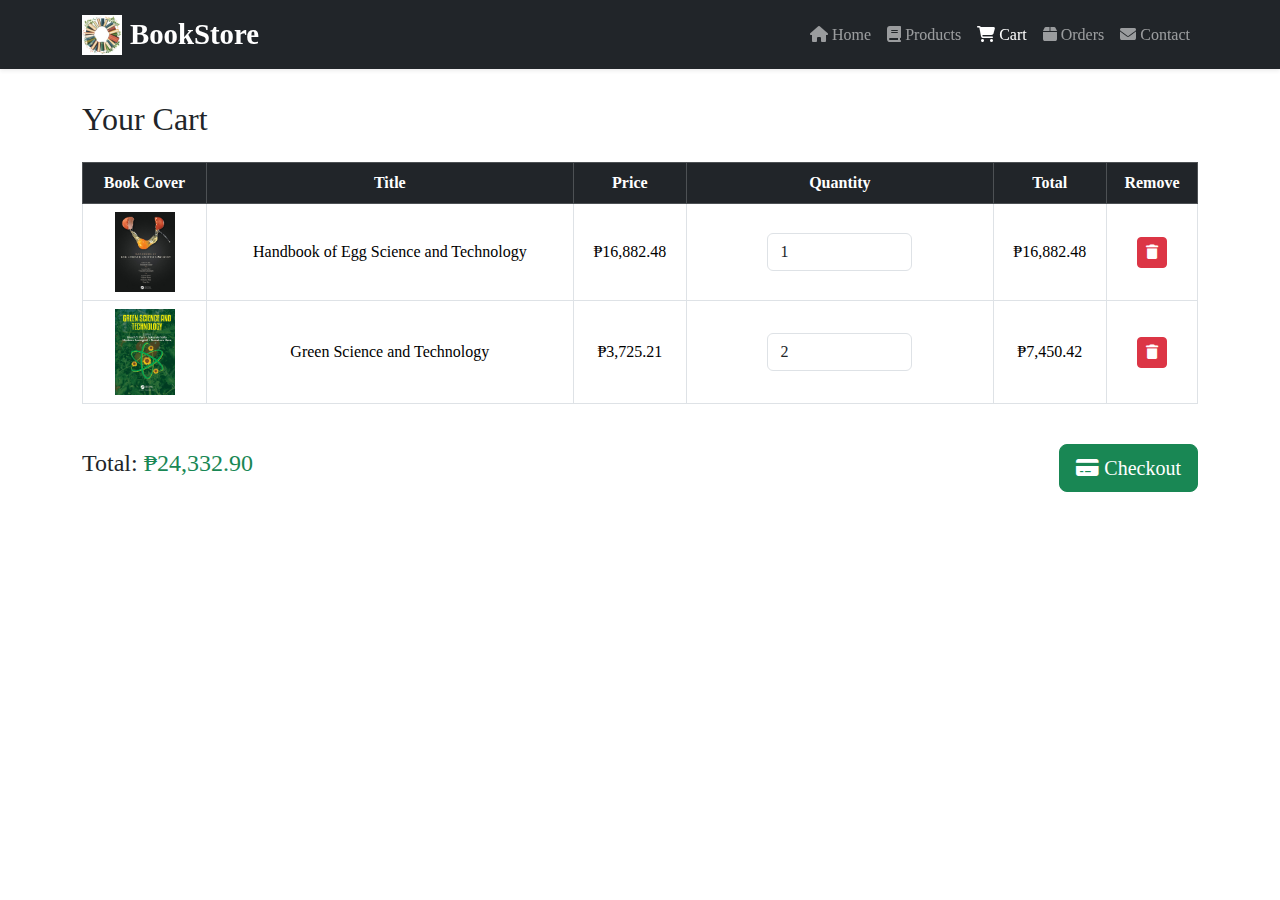
<file: cart.html>
<!DOCTYPE html>
<html lang="en">
<head>
    <meta charset="UTF-8">
    <meta name="viewport" content="width=device-width, initial-scale=1">
    <title>Book Store</title>
    <link href="https://cdn.jsdelivr.net/npm/bootstrap@5.3.0/dist/css/bootstrap.min.css" rel="stylesheet">
    <link rel="stylesheet" href="https://cdnjs.cloudflare.com/ajax/libs/font-awesome/6.4.0/css/all.min.css">
    <script src="https://cdn.jsdelivr.net/npm/bootstrap@5.3.0/dist/js/bootstrap.bundle.min.js"></script>
    <link rel="stylesheet" href="homepage.css">
</head>
<body>

    <nav class="navbar navbar-expand-lg navbar-dark bg-dark shadow-sm fixed-top">
        <div class="container">
            <a class="navbar-brand d-flex align-items-center" href="#">
                <img src="Books/logo.jpg" alt="Logo" width="40" height="40" class="me-2">
                BookStore
            </a>
            <button class="navbar-toggler" type="button" data-bs-toggle="collapse" data-bs-target="#navbarNav">
                <span class="navbar-toggler-icon"></span>
            </button>
            <div class="collapse navbar-collapse" id="navbarNav">
                <ul class="navbar-nav ms-auto">
                    <li class="nav-item">
                        <a class="nav-link" href="homepage.html"><i class="fas fa-home"></i> Home</a>
                    </li>
                    <li class="nav-item">
                        <a class="nav-link" href="products.html"><i class="fas fa-book"></i> Products</a>
                    </li>
                    <li class="nav-item">
                        <a class="nav-link active" href="#cart"><i class="fas fa-shopping-cart"></i> Cart</a>
                    </li>
                    <li class="nav-item">
                        <a class="nav-link" href="orders.html"><i class="fas fa-box"></i> Orders</a>
                    </li>
                    <li class="nav-item">
                        <a class="nav-link" href="homepage.html#contact"><i class="fas fa-envelope"></i> Contact</a>
                    </li>
                </ul>
            </div>
        </div>
    </nav>

    <section style="margin-top: 100px;" id="cart" class="container">
        <h2 class="mb-4">Your Cart</h2>
        <div class="table-responsive">
            <table class="table table-bordered align-middle text-center">
             <thead class="table-dark">
                 <tr>
                  <th>Book Cover</th>
                  <th>Title</th>
                  <th>Price</th>
                  <th>Quantity</th>
                  <th>Total</th>
                  <th>Remove</th>
              </tr>
          </thead>
          <tbody>
            <tr>
                <td><img src="Books/handbook-of-egg-science-and-technology.jpg" style="width: 60px;"></td>
                <td>Handbook of Egg Science and Technology</td>
                <td>₱16,882.48</td>
                <td><input type="number" class="form-control w-50 mx-auto" min="1" value="1"></td>
                <td>₱16,882.48</td>
                <td><button class="btn btn-danger btn-sm"><i class="fas fa-trash"></i></button></td>
            </tr>
            <tr>
                <td><img src="Books/green-science-and-technology.jpg" style="width: 60px;"></td>
                <td>Green Science and Technology</td>
                <td>₱3,725.21</td>
                <td><input type="number" class="form-control w-50 mx-auto" min="1" value="2"></td>
                <td>₱7,450.42</td>
                <td><button class="btn btn-danger btn-sm"><i class="fas fa-trash"></i></button></td>
            </tr>
        </tbody>
    </table>
</div>

<div class="d-flex justify-content-between align-items-center mt-4">
    <h4>Total: <span class="text-success">₱24,332.90</span></h4>
    <button class="btn btn-success btn-lg" data-bs-toggle="modal" data-bs-target="#checkoutModal">
        <i class="fas fa-credit-card"></i> Checkout
    </button>
</div>
</section>  

<!-- Checkout Modal -->
<div class="modal fade" id="checkoutModal" tabindex="-1" aria-labelledby="checkoutModalLabel" aria-hidden="true">
  <div class="modal-dialog">
      <div class="modal-content">
          <div class="modal-header">
              <h5 class="modal-title" id="checkoutModalLabel">Checkout</h5>
              <button type="button" class="btn-close" data-bs-dismiss="modal" aria-label="Close"></button>
          </div>
          <div class="modal-body">
              <form>
                  <div class="mb-3">
                      <label for="name" class="form-label">Full Name</label>
                      <input type="text" class="form-control" id="name" required>
                  </div>
                  <div class="mb-3">
                      <label for="email" class="form-label">Email Address</label>
                      <input type="email" class="form-control" id="email" required>
                  </div>
                  <div class="mb-3">
                      <label for="address" class="form-label">Shipping Address</label>
                      <textarea class="form-control" id="address" rows="3" required></textarea>
                  </div>
                  <div class="mb-3">
                      <label for="payment" class="form-label">Payment Method</label>
                      <select class="form-select" id="payment">
                          <option selected>Credit Card</option>
                          <option>PayPal</option>
                          <option>Bank Transfer</option>
                      </select>
                  </div>
              </form>
          </div>
          <div class="modal-footer">
            <button type="button" class="btn btn-secondary" data-bs-dismiss="modal">Cancel</button>
            <a href="orders.html" class="btn btn-success">Place Order</a>
        </div>
    </div>
</div>
</div>

</body>
</html>
</file>
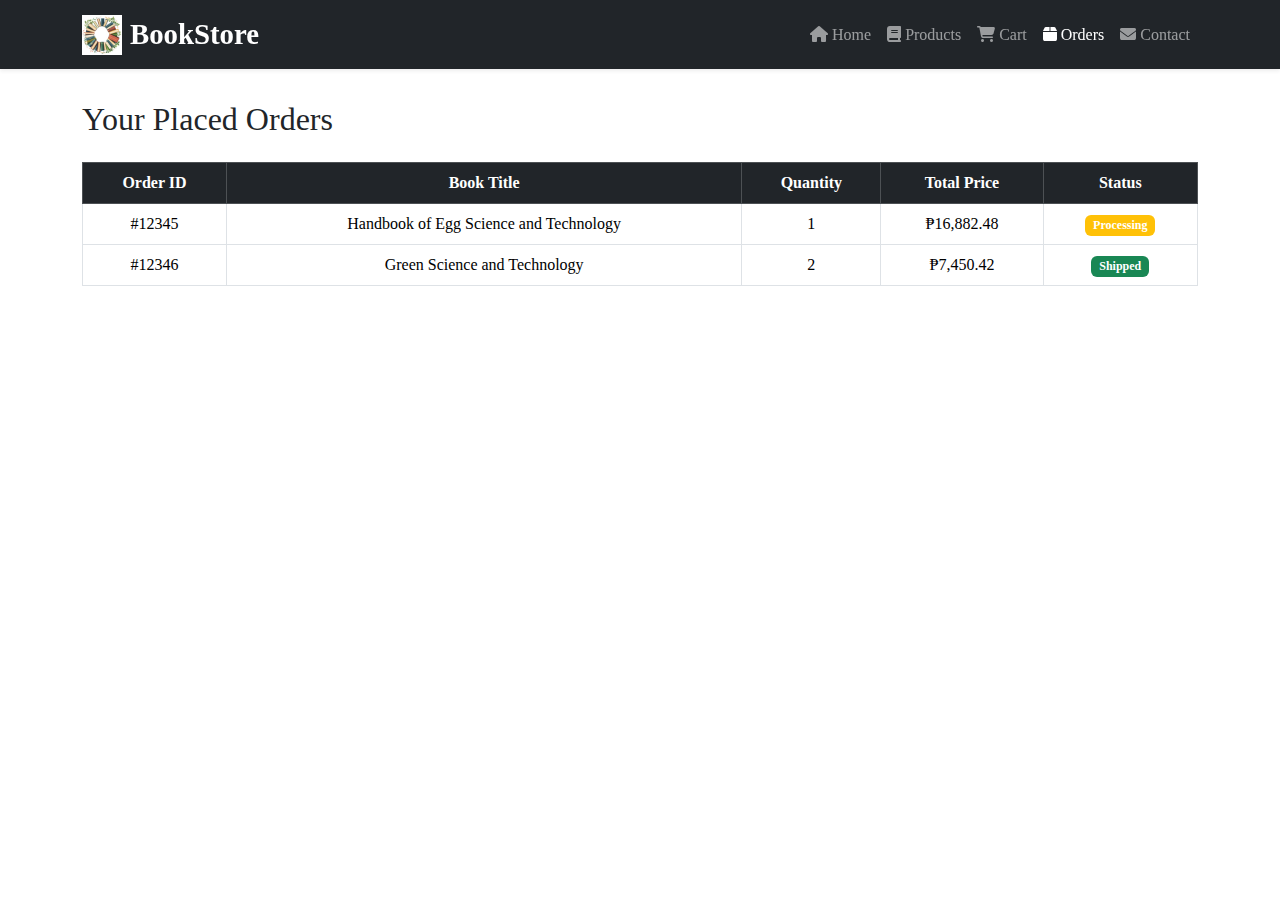
<file: orders.html>
<!DOCTYPE html>
<html lang="en">
<head>
    <meta charset="UTF-8">
    <meta name="viewport" content="width=device-width, initial-scale=1">
    <title>Placed Orders - Book Store</title>
    <link href="https://cdn.jsdelivr.net/npm/bootstrap@5.3.0/dist/css/bootstrap.min.css" rel="stylesheet">
    <link rel="stylesheet" href="https://cdnjs.cloudflare.com/ajax/libs/font-awesome/6.4.0/css/all.min.css">
    <script src="https://cdn.jsdelivr.net/npm/bootstrap@5.3.0/dist/js/bootstrap.bundle.min.js"></script>
    <link rel="stylesheet" href="homepage.css">
</head>
<body>

    <nav class="navbar navbar-expand-lg navbar-dark bg-dark shadow-sm fixed-top">
        <div class="container">
            <a class="navbar-brand d-flex align-items-center" href="homepage.html">
                <img src="Books/logo.jpg" alt="Logo" width="40" height="40" class="me-2">
                BookStore
            </a>
            <button class="navbar-toggler" type="button" data-bs-toggle="collapse" data-bs-target="#navbarNav">
                <span class="navbar-toggler-icon"></span>
            </button>
            <div class="collapse navbar-collapse" id="navbarNav">
                <ul class="navbar-nav ms-auto">
                    <li class="nav-item">
                        <a class="nav-link" href="homepage.html"><i class="fas fa-home"></i> Home</a>
                    </li>
                    <li class="nav-item">
                        <a class="nav-link" href="products.html"><i class="fas fa-book"></i> Products</a>
                    </li>
                    <li class="nav-item">
                        <a class="nav-link" href="cart.html"><i class="fas fa-shopping-cart"></i> Cart</a>
                    </li>
                    <li class="nav-item">
                        <a class="nav-link active" href="orders.html"><i class="fas fa-box"></i> Orders</a>
                    </li>
                    <li class="nav-item">
                        <a class="nav-link" href="homepage.html#contact"><i class="fas fa-envelope"></i> Contact</a>
                    </li>
                </ul>
            </div>
        </div>
    </nav>

    <section style="margin-top: 100px;" class="container">
      <h2 class="mb-4">Your Placed Orders</h2>
      <div class="table-responsive">
          <table class="table table-bordered align-middle text-center">
              <thead class="table-dark">
                  <tr>
                      <th>Order ID</th>
                      <th>Book Title</th>
                      <th>Quantity</th>
                      <th>Total Price</th>
                      <th>Status</th>
                  </tr>
              </thead>
              <tbody>
                <tr>
                    <td>#12345</td>
                    <td>Handbook of Egg Science and Technology</td>
                    <td>1</td>
                    <td>₱16,882.48</td>
                    <td><span class="badge bg-warning">Processing</span></td>
                </tr>
                <tr>
                    <td>#12346</td>
                    <td>Green Science and Technology</td>
                    <td>2</td>
                    <td>₱7,450.42</td>
                    <td><span class="badge bg-success">Shipped</span></td>
                </tr>
            </tbody>
        </table>
    </div>
</section>

</body>
</html>
</file>
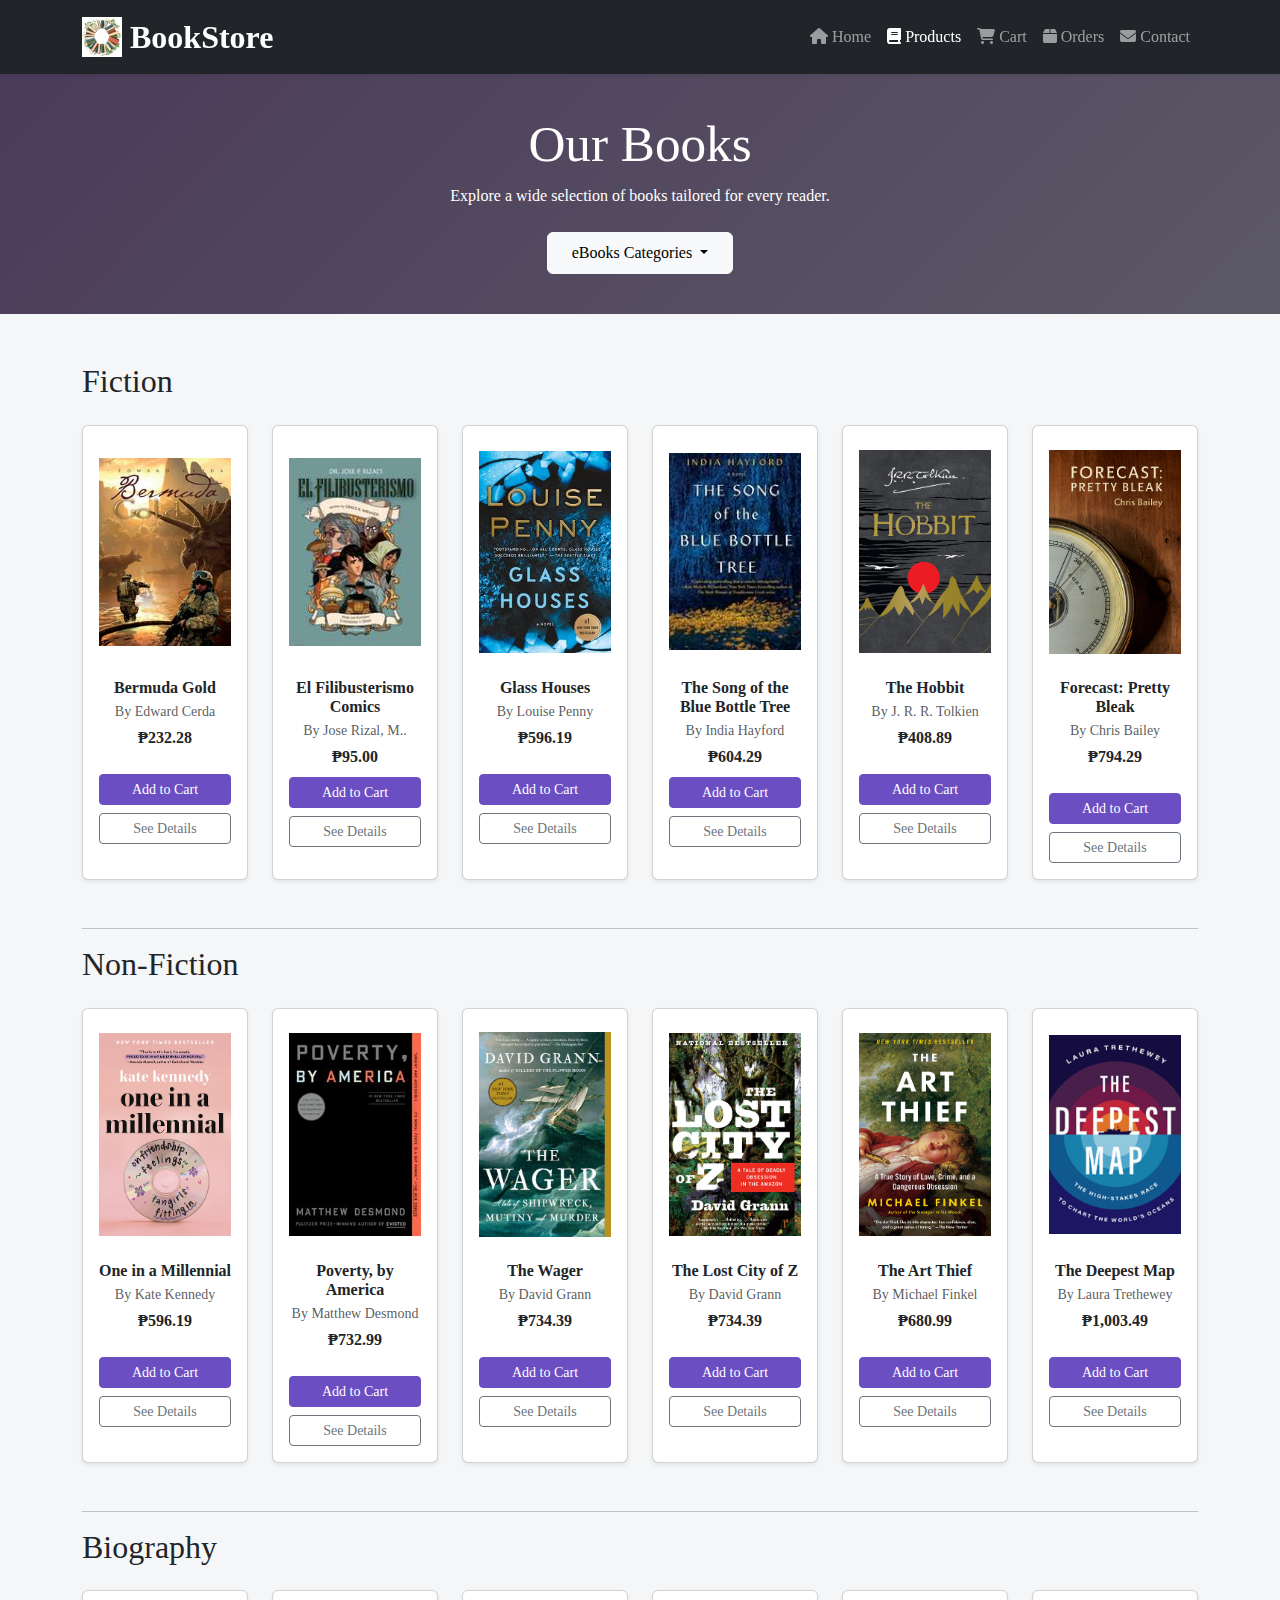
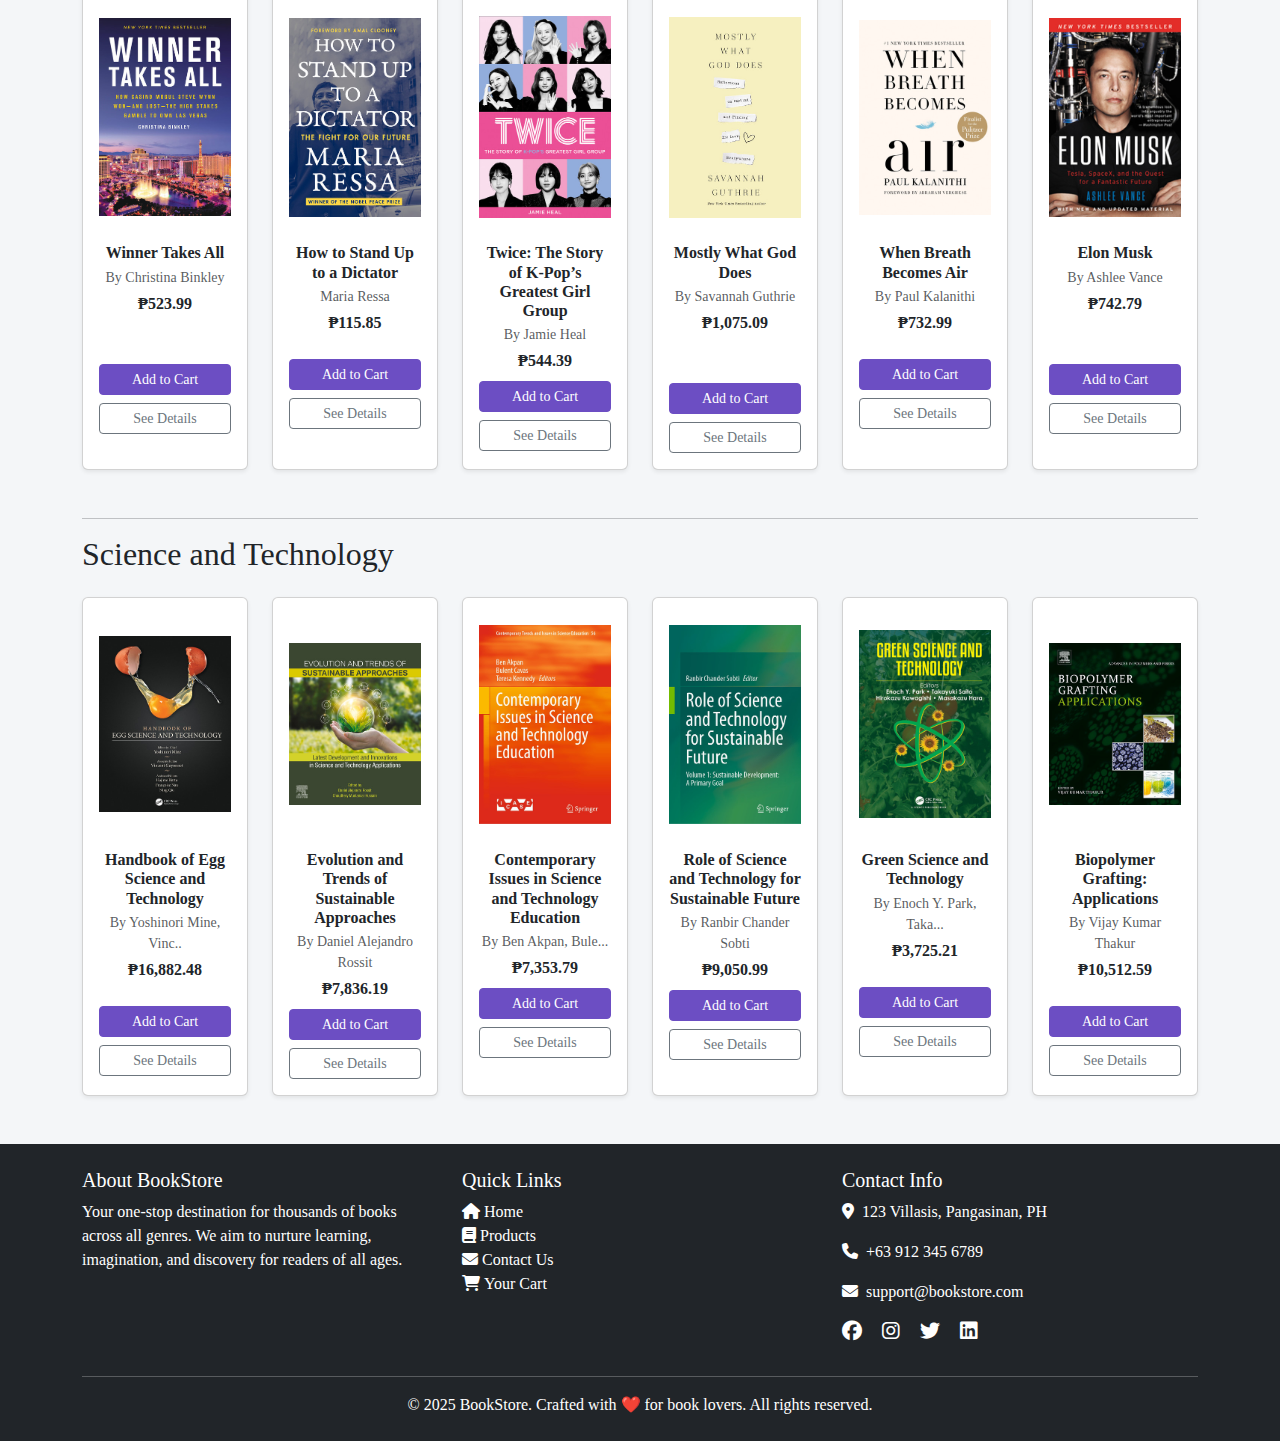
<file: products.html>
<!DOCTYPE html>
<html lang="en">
<head>
    <meta charset="UTF-8">
    <meta name="viewport" content="width=device-width, initial-scale=1">
    <title>Product Page</title>
    <link href="https://cdn.jsdelivr.net/npm/bootstrap@5.3.0/dist/css/bootstrap.min.css" rel="stylesheet">
    <link rel="stylesheet" href="https://cdnjs.cloudflare.com/ajax/libs/font-awesome/6.4.0/css/all.min.css">
    <script src="https://cdn.jsdelivr.net/npm/bootstrap@5.3.0/dist/js/bootstrap.bundle.min.js"></script>
    <link rel="stylesheet" href="products.css">
</head>
<body>

    <nav class="navbar navbar-expand-lg navbar-dark bg-dark shadow-sm fixed-top">
        <div class="container">
            <a class="navbar-brand d-flex align-items-center" href="#">
                <img src="Books/logo.jpg" alt="Logo" width="40" height="40" class="me-2">
                BookStore
            </a>
            <button class="navbar-toggler" type="button" data-bs-toggle="collapse" data-bs-target="#navbarNav" aria-controls="navbarNav" aria-expanded="false" aria-label="Toggle navigation">
                <span class="navbar-toggler-icon"></span>
            </button>
            <div class="collapse navbar-collapse" id="navbarNav">
                <ul class="navbar-nav ms-auto">
                    <li class="nav-item">
                        <a class="nav-link" href="homepage.html"><i class="fas fa-home"></i> Home</a>
                    </li>
                    <li class="nav-item">
                        <a class="nav-link active" aria-current="page" href="products.html"><i class="fas fa-book"></i> Products</a>
                    </li>
                    <li class="nav-item">
                        <a class="nav-link" href="cart.html"><i class="fas fa-shopping-cart"></i> Cart</a>
                    </li>
                    <li class="nav-item">
                        <a class="nav-link" href="orders.html"><i class="fas fa-box"></i> Orders</a>
                    </li>
                    <li class="nav-item">
                        <a class="nav-link" href="homepage.html#contact"><i class="fas fa-envelope"></i> Contact</a>
                    </li>
                </ul>
            </div>
        </div>
    </nav>

    <section class="product-header">
      <div class="container text-center">
          <h1>Our Books</h1>
          <p>Explore a wide selection of books tailored for every reader.</p>
          <div class="d-flex justify-content-center mt-4">
              <div class="dropdown">
                  <button class="btn btn-light dropdown-toggle px-4 py-2" type="button" id="categoryDropdown" data-bs-toggle="dropdown" aria-expanded="false">
                      eBooks Categories
                  </button>
                  <ul class="dropdown-menu" aria-labelledby="categoryDropdown">
                      <li><a class="dropdown-item" href="#">All</a></li>
                      <li><a class="dropdown-item" href="#Fiction">Fiction</a></li>
                      <li><a class="dropdown-item" href="#Non-Fiction">Non-Fiction</a></li>
                      <li><a class="dropdown-item" href="#Biography">Biography</a></li>
                      <li><a class="dropdown-item" href="#SciTech">Science & Technology</a></li>
                  </ul>
              </div>
          </div>
      </div>
  </section>  

<!-- Fiction -->
<section id="Fiction" class="container my-5">
  <h2 class="mb-4">Fiction</h2>
  <div class="row g-4">
      <div class="col-md-2 col-sm-4">
          <div class="card shadow-sm text-center p-3 h-100">
              <img src="Books/bermuda-gold-2-fiction-Horror.jpg" alt="Bermuda Gold" class="img-fluid mb-3" style="height: 220px; object-fit: contain;">
              <h6 class="fw-bold mb-1">Bermuda Gold</h6>
              <p class="text-muted small mb-1">By Edward Cerda</p>
              <p class="fw-bold mb-4">₱232.28</p>
              <a href="#" class="btn btn-primary btn-sm w-100 mb-2">Add to Cart</a>
              <a href="#" class="btn btn-outline-secondary btn-sm w-100" data-bs-toggle="modal" data-bs-target="#bookDetailsModal">See Details</a>
          </div>
      </div>
      <div class="col-md-2 col-sm-4">
        <div class="card shadow-sm text-center p-3 h-100">
            <img src="Books/el-filibusterismo-comics-fiction.jpg" alt="Bermuda Gold" class="img-fluid mb-3" style="height: 220px; object-fit: contain;">
            <h6 class="fw-bold mb-1">El Filibusterismo Comics</h6>
            <p class="text-muted small mb-1">By Jose Rizal, M..</p>
            <p class="fw-bold mb-2">₱95.00</p>
            <a href="#" class="btn btn-primary btn-sm w-100 mb-2">Add to Cart</a>
            <a href="#" class="btn btn-outline-secondary btn-sm w-100" data-bs-toggle="modal" data-bs-target="#ElFili">See Details</a>
        </div>
    </div>
    <div class="col-md-2 col-sm-4">
        <div class="card shadow-sm text-center p-3 h-100">
            <img src="Books/glass-houses-19.jpg" alt="Bermuda Gold" class="img-fluid mb-3" style="height: 220px; object-fit: contain;">
            <h6 class="fw-bold mb-1">Glass Houses</h6>
            <p class="text-muted small mb-1">By Louise Penny</p>
            <p class="fw-bold mb-4">₱596.19</p>
            <a href="#" class="btn btn-primary btn-sm w-100 mb-2">Add to Cart</a>
            <a href="#" class="btn btn-outline-secondary btn-sm w-100" data-bs-toggle="modal" data-bs-target="">See Details</a>
        </div>
    </div>
    <div class="col-md-2 col-sm-4">
        <div class="card shadow-sm text-center p-3 h-100">
            <img src="Books/the-song-of-the-blue-bottle-tree.jpg" alt="Bermuda Gold" class="img-fluid mb-3" style="height: 220px; object-fit: contain;">
            <h6 class="fw-bold mb-1">The Song of the Blue Bottle Tree</h6>
            <p class="text-muted small mb-1">By India Hayford</p>
            <p class="fw-bold mb-2">₱604.29</p>
            <a href="#" class="btn btn-primary btn-sm w-100 mb-2">Add to Cart</a>
            <a href="#" class="btn btn-outline-secondary btn-sm w-100" data-bs-toggle="modal" data-bs-target="">See Details</a>
        </div>
    </div>
    <div class="col-md-2 col-sm-4">
        <div class="card shadow-sm text-center p-3 h-100">
            <img src="Books/the-hobbit.jpg" alt="Bermuda Gold" class="img-fluid mb-3" style="height: 220px; object-fit: contain;">
            <h6 class="fw-bold mb-1">The Hobbit</h6>
            <p class="text-muted small mb-1">By J. R. R. Tolkien</p>
            <p class="fw-bold mb-4">₱408.89</p>
            <a href="#" class="btn btn-primary btn-sm w-100 mb-2">Add to Cart</a>
            <a href="#" class="btn btn-outline-secondary btn-sm w-100" data-bs-toggle="modal" data-bs-target="">See Details</a>
        </div>
    </div>
    <div class="col-md-2 col-sm-4">
        <div class="card shadow-sm text-center p-3 h-100">
            <img src="Books/forecast-pretty-bleak.jpg" alt="Bermuda Gold" class="img-fluid mb-3" style="height: 220px; object-fit: contain;">
            <h6 class="fw-bold mb-1">Forecast: Pretty Bleak</h6>
            <p class="text-muted small mb-1">By Chris Bailey</p>
            <p class="fw-bold mb-4">₱794.29</p>
            <a href="#" class="btn btn-primary btn-sm w-100 mb-2">Add to Cart</a>
            <a href="#" class="btn btn-outline-secondary btn-sm w-100" data-bs-toggle="modal" data-bs-target="">See Details</a>
        </div>
    </div>
</div>
</section>

<!-- Non Fiction -->
<section id="Non-Fiction" class="container my-5">
  <hr>
  <h2 class="mb-4">Non-Fiction</h2>
  <div class="row g-4">
      <div class="col-md-2 col-sm-4">
          <div class="card shadow-sm text-center p-3 h-100">
              <img src="Books/one-in-a-millennial-1.jpg" alt="Bermuda Gold" class="img-fluid mb-3" style="height: 220px; object-fit: contain;">
              <h6 class="fw-bold mb-1">One in a Millennial</h6>
              <p class="text-muted small mb-1">By Kate Kennedy</p>
              <p class="fw-bold mb-4">₱596.19</p>
              <a href="#" class="btn btn-primary btn-sm w-100 mb-2">Add to Cart</a>
              <a href="#" class="btn btn-outline-secondary btn-sm w-100" data-bs-toggle="modal" data-bs-target="#oneinmill">See Details</a>
          </div>
      </div>
      <div class="col-md-2 col-sm-4">
        <div class="card shadow-sm text-center p-3 h-100">
            <img src="Books/poverty-by-america.jpg" alt="Bermuda Gold" class="img-fluid mb-3" style="height: 220px; object-fit: contain;">
            <h6 class="fw-bold mb-1">Poverty, by America</h6>
            <p class="text-muted small mb-1">By Matthew Desmond</p>
            <p class="fw-bold mb-4">₱732.99</p>
            <a href="#" class="btn btn-primary btn-sm w-100 mb-2">Add to Cart</a>
            <a href="#" class="btn btn-outline-secondary btn-sm w-100" data-bs-toggle="modal" data-bs-target="#poverty">See Details</a>
        </div>
    </div>
    <div class="col-md-2 col-sm-4">
        <div class="card shadow-sm text-center p-3 h-100">
            <img src="Books/the-wager-43.jpg" alt="Bermuda Gold" class="img-fluid mb-3" style="height: 220px; object-fit: contain;">
            <h6 class="fw-bold mb-1">The Wager</h6>
            <p class="text-muted small mb-1">By David Grann</p>
            <p class="fw-bold mb-4">₱734.39</p>
            <a href="#" class="btn btn-primary btn-sm w-100 mb-2">Add to Cart</a>
            <a href="#" class="btn btn-outline-secondary btn-sm w-100" data-bs-toggle="modal" data-bs-target="">See Details</a>
        </div>
    </div>
    <div class="col-md-2 col-sm-4">
        <div class="card shadow-sm text-center p-3 h-100">
            <img src="Books/the-lost-city-of-z.jpg" alt="Bermuda Gold" class="img-fluid mb-3" style="height: 220px; object-fit: contain;">
            <h6 class="fw-bold mb-1">The Lost City of Z</h6>
            <p class="text-muted small mb-1">By David Grann</p>
            <p class="fw-bold mb-4">₱734.39</p>
            <a href="#" class="btn btn-primary btn-sm w-100 mb-2">Add to Cart</a>
            <a href="#" class="btn btn-outline-secondary btn-sm w-100" data-bs-toggle="modal" data-bs-target="">See Details</a>
        </div>
    </div>
    <div class="col-md-2 col-sm-4">
        <div class="card shadow-sm text-center p-3 h-100">
            <img src="Books/the-art-thief-9.jpg" alt="Bermuda Gold" class="img-fluid mb-3" style="height: 220px; object-fit: contain;">
            <h6 class="fw-bold mb-1">The Art Thief</h6>
            <p class="text-muted small mb-1">By Michael Finkel</p>
            <p class="fw-bold mb-4">₱680.99</p>
            <a href="#" class="btn btn-primary btn-sm w-100 mb-2">Add to Cart</a>
            <a href="#" class="btn btn-outline-secondary btn-sm w-100" data-bs-toggle="modal" data-bs-target="">See Details</a>
        </div>
    </div>
    <div class="col-md-2 col-sm-4">
        <div class="card shadow-sm text-center p-3 h-100">
            <img src="Books/the-deepest-map-1.jpg" alt="Bermuda Gold" class="img-fluid mb-3" style="height: 220px; object-fit: contain;">
            <h6 class="fw-bold mb-1">The Deepest Map</h6>
            <p class="text-muted small mb-1">By Laura Trethewey</p>
            <p class="fw-bold mb-4">₱1,003.49</p>
            <a href="#" class="btn btn-primary btn-sm w-100 mb-2">Add to Cart</a>
            <a href="#" class="btn btn-outline-secondary btn-sm w-100" data-bs-toggle="modal" data-bs-target="">See Details</a>
        </div>
    </div>
</div>
</section>

<!-- Biography -->
<section id="Biography" class="container my-5">
  <hr>
  <h2 class="mb-4">Biography</h2>
  <div class="row g-4">
      <div class="col-md-2 col-sm-4">
          <div class="card shadow-sm text-center p-3 h-100">
              <img src="Books/winner-takes-all-44.jpg" alt="Bermuda Gold" class="img-fluid mb-3" style="height: 220px; object-fit: contain;">
              <h6 class="fw-bold mb-1">Winner Takes All</h6>
              <p class="text-muted small mb-1">By Christina Binkley</p>
              <p class="fw-bold mb-5">₱523.99</p>
              <a href="#" class="btn btn-primary btn-sm w-100 mb-2">Add to Cart</a>
              <a href="#" class="btn btn-outline-secondary btn-sm w-100" data-bs-toggle="modal" data-bs-target="#winnertakesall">See Details</a>
          </div>
      </div>
      <div class="col-md-2 col-sm-4">
        <div class="card shadow-sm text-center p-3 h-100">
            <img src="Books/how-to-stand-up-to-a-dictator-3.jpg" alt="Bermuda Gold" class="img-fluid mb-3" style="height: 220px; object-fit: contain;">
            <h6 class="fw-bold mb-1">How to Stand Up to a Dictator</h6>
            <p class="text-muted small mb-1">Maria Ressa</p>
            <p class="fw-bold mb-4">₱115.85</p>
            <a href="#" class="btn btn-primary btn-sm w-100 mb-2">Add to Cart</a>
            <a href="#" class="btn btn-outline-secondary btn-sm w-100" data-bs-toggle="modal" data-bs-target="#dictator">See Details</a>
        </div>
    </div>
    <div class="col-md-2 col-sm-4">
        <div class="card shadow-sm text-center p-3 h-100">
            <img src="Books/twice-the-story-of-k-pop-s-greatest-girl-group.jpg" alt="Bermuda Gold" class="img-fluid mb-3" style="height: 220px; object-fit: contain;">
            <h6 class="fw-bold mb-1">Twice: The Story of K-Pop’s Greatest Girl Group</h6>
            <p class="text-muted small mb-1">By Jamie Heal</p>
            <p class="fw-bold mb-2">₱544.39</p>
            <a href="#" class="btn btn-primary btn-sm w-100 mb-2">Add to Cart</a>
            <a href="#" class="btn btn-outline-secondary btn-sm w-100" data-bs-toggle="modal" data-bs-target="">See Details</a>
        </div>
    </div>
    <div class="col-md-2 col-sm-4">
        <div class="card shadow-sm text-center p-3 h-100">
            <img src="Books/mostly-what-god-does.jpg" alt="Bermuda Gold" class="img-fluid mb-3" style="height: 220px; object-fit: contain;">
            <h6 class="fw-bold mb-1">Mostly What God Does</h6>
            <p class="text-muted small mb-1">By Savannah Guthrie</p>
            <p class="fw-bold mb-5">₱1,075.09</p>
            <a href="#" class="btn btn-primary btn-sm w-100 mb-2">Add to Cart</a>
            <a href="#" class="btn btn-outline-secondary btn-sm w-100" data-bs-toggle="modal" data-bs-target="">See Details</a>
        </div>
    </div>
    <div class="col-md-2 col-sm-4">
        <div class="card shadow-sm text-center p-3 h-100">
            <img src="Books/when-breath-becomes-air.jpg" alt="Bermuda Gold" class="img-fluid mb-3" style="height: 220px; object-fit: contain;">
            <h6 class="fw-bold mb-1">When Breath Becomes Air</h6>
            <p class="text-muted small mb-1">By Paul Kalanithi</p>
            <p class="fw-bold mb-4">₱732.99</p>
            <a href="#" class="btn btn-primary btn-sm w-100 mb-2">Add to Cart</a>
            <a href="#" class="btn btn-outline-secondary btn-sm w-100" data-bs-toggle="modal" data-bs-target="">See Details</a>
        </div>
    </div>
    <div class="col-md-2 col-sm-4">
        <div class="card shadow-sm text-center p-3 h-100">
            <img src="Books/elon-musk-1.jpg" alt="Bermuda Gold" class="img-fluid mb-3" style="height: 220px; object-fit: contain;">
            <h6 class="fw-bold mb-1">Elon Musk</h6>
            <p class="text-muted small mb-1">By Ashlee Vance</p>
            <p class="fw-bold mb-5">₱742.79</p>
            <a href="#" class="btn btn-primary btn-sm w-100 mb-2">Add to Cart</a>
            <a href="#" class="btn btn-outline-secondary btn-sm w-100" data-bs-toggle="modal" data-bs-target="">See Details</a>
        </div>
    </div>
</div>
</section>

<!-- Science and Technology -->
<section id="SciTech" class="container my-5">
    <hr>
    <h2 class="mb-4">Science and Technology</h2>
    <div class="row g-4">
        <div class="col-md-2 col-sm-4">
            <div class="card shadow-sm text-center p-3 h-100">
                <img src="Books/handbook-of-egg-science-and-technology.jpg" alt="Handbook of Egg Science and Technology" class="img-fluid mb-3" style="height: 220px; object-fit: contain;">
                <h6 class="fw-bold mb-1">Handbook of Egg Science and Technology</h6>
                <p class="text-muted small mb-1">By Yoshinori Mine, Vinc..</p>
                <p class="fw-bold mb-4">₱16,882.48</p>
                <a href="cart.html" class="btn btn-primary btn-sm w-100 mb-2">Add to Cart</a>
                <a href="#" class="btn btn-outline-secondary btn-sm w-100" data-bs-toggle="modal" data-bs-target="#scitech1">See Details</a>
            </div>
        </div>
        <div class="col-md-2 col-sm-4">
          <div class="card shadow-sm text-center p-3 h-100">
              <img src="Books/evolution-and-trends-of-sustainable-approaches.jpg" alt="Evolution and Trends of Sustainable Approaches" class="img-fluid mb-3" style="height: 220px; object-fit: contain;">
              <h6 class="fw-bold mb-1">Evolution and Trends of Sustainable Approaches</h6>
              <p class="text-muted small mb-1">By Daniel Alejandro Rossit</p>
              <p class="fw-bold mb-2">₱7,836.19</p>
              <a href="cart.html" class="btn btn-primary btn-sm w-100 mb-2">Add to Cart</a>
              <a href="#" class="btn btn-outline-secondary btn-sm w-100" data-bs-toggle="modal" data-bs-target="#Evoandtrends">See Details</a>
          </div>
      </div>
      <div class="col-md-2 col-sm-4">
          <div class="card shadow-sm text-center p-3 h-100">
              <img src="Books/contemporary-issues-in-science-and-technology-education.jpg" alt="Contemporary Issues in Science and Technology Education" class="img-fluid mb-3" style="height: 220px; object-fit: contain;">
              <h6 class="fw-bold mb-1">Contemporary Issues in Science and Technology Education</h6>
              <p class="text-muted small mb-1">By Ben Akpan, Bule...</p>
              <p class="fw-bold mb-2">₱7,353.79</p>
              <a href="#" class="btn btn-primary btn-sm w-100 mb-2">Add to Cart</a>
              <a href="#" class="btn btn-outline-secondary btn-sm w-100" data-bs-toggle="modal" data-bs-target="#modalContemporaryIssues">See Details</a>
          </div>
      </div>
      <div class="col-md-2 col-sm-4">
          <div class="card shadow-sm text-center p-3 h-100">
              <img src="Books/role-of-science-and-technology-for-sustainable-future.jpg" alt="Role of Science and Technology for Sustainable Future" class="img-fluid mb-3" style="height: 220px; object-fit: contain;">
              <h6 class="fw-bold mb-1">Role of Science and Technology for Sustainable Future</h6>
              <p class="text-muted small mb-1">By Ranbir Chander Sobti</p>
              <p class="fw-bold mb-2">₱9,050.99</p>
              <a href="#" class="btn btn-primary btn-sm w-100 mb-2">Add to Cart</a>
              <a href="#" class="btn btn-outline-secondary btn-sm w-100" data-bs-toggle="modal" data-bs-target="#modalSustainableFuture">See Details</a>
          </div>
      </div>
      <div class="col-md-2 col-sm-4">
          <div class="card shadow-sm text-center p-3 h-100">
              <img src="Books/green-science-and-technology.jpg" alt="Green Science and Technology" class="img-fluid mb-3" style="height: 220px; object-fit: contain;">
              <h6 class="fw-bold mb-1">Green Science and Technology</h6>
              <p class="text-muted small mb-1">By Enoch Y. Park, Taka...</p>
              <p class="fw-bold mb-4">₱3,725.21</p>
              <a href="#" class="btn btn-primary btn-sm w-100 mb-2">Add to Cart</a>
              <a href="#" class="btn btn-outline-secondary btn-sm w-100" data-bs-toggle="modal" data-bs-target="#modalGreenScience">See Details</a>
          </div>
      </div>
      <div class="col-md-2 col-sm-4">
          <div class="card shadow-sm text-center p-3 h-100">
              <img src="Books/biopolymer-grafting-applications.jpg" alt="Biopolymer Grafting: Applications" class="img-fluid mb-3" style="height: 220px; object-fit: contain;">
              <h6 class="fw-bold mb-1">Biopolymer Grafting: Applications</h6>
              <p class="text-muted small mb-1">By Vijay Kumar Thakur</p>
              <p class="fw-bold mb-4">₱10,512.59</p>
              <a href="#" class="btn btn-primary btn-sm w-100 mb-2">Add to Cart</a>
              <a href="#" class="btn btn-outline-secondary btn-sm w-100" data-bs-toggle="modal" data-bs-target="#modalBiopolymerGrafting">See Details</a>
          </div>
      </div>
  </div>
</section>

<!-- Book Details Modal -->
<div class="modal fade" id="bookDetailsModal" tabindex="-1" aria-labelledby="bookDetailsModalLabel" aria-hidden="true">
    <div class="modal-dialog modal-dialog-centered modal-lg">
        <div class="modal-content">
            <div class="modal-header">
                <h5 class="modal-title" id="bookDetailsModalLabel">Book Details</h5>
                <button type="button" class="btn-close" data-bs-dismiss="modal" aria-label="Close"></button>
            </div>
            <div class="modal-body">
                <div class="d-flex flex-column flex-md-row">
                    <img 
                    id="modalBookImage" 
                    src="Books/bermuda-gold-2-fiction-Horror.jpg" 
                    alt="Book Cover" 
                    class="img-fluid mb-3 mb-md-0 me-md-4" 
                    style="max-width: 200px; border-radius: 10px;"
                    >
                    <div>
                        <h4 id="modalBookTitle">Bermuda Gold</h4>
                        <p id="modalBookAuthor" class="text-muted">By Edward Cerda</p>
                        <p id="modalBookPrice" class="fw-bold">₱232.28</p>
                        <p id="modalBookDescription">
                            The adventure continues with Sergeant Rock and his special squad of combat soldiers fighting for their survival. 
                            Once again, Rock and his men are given a high-stakes assignment: retrieve not only lost American soldiers but an entire shipment of gold from Fort Knox that vanished en route to a military base within the Bermuda Triangle.
                        </p>
                    </div>
                </div>
            </div>  
            <div class="modal-footer">
              <button type="button" class="btn btn-secondary" data-bs-dismiss="modal">Close</button>
              <a href="#" id="modalAddToCart" class="btn btn-primary">Add to Cart</a>
          </div>
      </div>
  </div>
</div>

<!-- El Fili Modal -->
<div class="modal fade" id="ElFili" tabindex="-1" aria-labelledby="bookDetailsModalLabel" aria-hidden="true">
    <div class="modal-dialog modal-dialog-centered modal-lg">
        <div class="modal-content">
            <div class="modal-header">
                <h5 class="modal-title" id="bookDetailsModalLabel">Book Details</h5>
                <button type="button" class="btn-close" data-bs-dismiss="modal" aria-label="Close"></button>
            </div>
            <div class="modal-body">
                <div class="d-flex flex-column flex-md-row">
                    <img 
                    id="modalBookImage" 
                    src="Books/el-filibusterismo-comics-fiction.jpg" 
                    alt="Book Cover" 
                    class="img-fluid mb-3 mb-md-0 me-md-4" 
                    style="max-width: 200px; border-radius: 10px;"
                    >
                    <div>
                        <h4 id="modalBookTitle">El Filibusterismo Comics</h4>
                        <p id="modalBookAuthor" class="text-muted">By Jose Rizal, Grace R. Miranda</p>
                        <p id="modalBookPrice" class="fw-bold">₱95.00</p>
                        <p id="modalBookDescription">El Filibusterismo continues the story of Crisostomo Ibarra in the person of Simoun, the rich jeweler, who returns to the Philippines after a 13-year old absence. Simoun, who is plotting a revolution against the Spanish government and attempts to rescue Maria Clara from the nunnery, will do what it takes to avenge the wrongs that were done to him.</p>
                    </div>
                </div>
            </div>  
            <div class="modal-footer">
              <button type="button" class="btn btn-secondary" data-bs-dismiss="modal">Close</button>
              <a href="#" id="modalAddToCart" class="btn btn-primary">Add to Cart</a>
          </div>
      </div>
  </div>
</div>

<!-- SciTech1 -->
<div class="modal fade" id="scitech1" tabindex="-1" aria-labelledby="bookDetailsModalLabel" aria-hidden="true">
    <div class="modal-dialog modal-dialog-centered modal-lg">
        <div class="modal-content">
            <div class="modal-header">
                <h5 class="modal-title" id="bookDetailsModalLabel">Book Details</h5>
                <button type="button" class="btn-close" data-bs-dismiss="modal" aria-label="Close"></button>
            </div>
            <div class="modal-body">
                <div class="d-flex flex-column flex-md-row">
                    <img 
                    id="modalBookImage" 
                    src="Books/handbook-of-egg-science-and-technology.jpg" 
                    alt="Book Cover" 
                    class="img-fluid mb-3 mb-md-0 me-md-4" 
                    style="max-width: 200px; border-radius: 10px;"
                    >
                    <div>
                        <h4 id="modalBookTitle">Handbook of Egg Science and Technology</h4>
                        <p id="modalBookAuthor" class="text-muted">By Yoshinori Mine, Vincent Guyonnet, Hajime Hatta, Françoise Nau, Ning Qiu</p>
                        <p id="modalBookPrice" class="fw-bold">₱16,882.48</p>
                        <p id="modalBookDescription">
                            Eggs are one of the most popular foods worldwide due to their great taste and versatility, economical value and high nutritional content. The egg plays an important role in the human diet, both for the nutritional value of its many components (e.g., proteins, vitamins, minerals, choline, specific long chain fatty acids) as well for its wide range of functional characteristics, including foaming, gelling and emulsifying properties. 
                        </p>
                    </div>
                </div>
            </div>  
            <div class="modal-footer">
              <button type="button" class="btn btn-secondary" data-bs-dismiss="modal">Close</button>
              <a href="cart.html" id="modalAddToCart" class="btn btn-primary">Add to Cart</a>
          </div>
      </div>
  </div>
</div>

<!-- SciTech2 -->
<div class="modal fade" id="Evoandtrends" tabindex="-1" aria-labelledby="bookDetailsModalLabel" aria-hidden="true">
    <div class="modal-dialog modal-dialog-centered modal-lg">
        <div class="modal-content">
            <div class="modal-header">
                <h5 class="modal-title" id="bookDetailsModalLabel">Book Details</h5>
                <button type="button" class="btn-close" data-bs-dismiss="modal" aria-label="Close"></button>
            </div>
            <div class="modal-body">
                <div class="d-flex flex-column flex-md-row">
                    <img 
                    id="modalBookImage" 
                    src="Books/evolution-and-trends-of-sustainable-approaches.jpg" 
                    alt="Book Cover" 
                    class="img-fluid mb-3 mb-md-0 me-md-4" 
                    style="max-width: 200px; border-radius: 10px;"
                    >
                    <div>
                        <h4 id="modalBookTitle">Evolution and Trends of Sustainable Approaches</h4>
                        <p id="modalBookAuthor" class="text-muted">By Daniel Alejandro Rossit, Chaudhery Mustansar Hussain</p>
                        <p id="modalBookPrice" class="fw-bold">₱7,836.19</p>
                        <p id="modalBookDescription">Evolution and Trends of Sustainable Approaches: Latest Development and Innovations in Science and Technology Applications provides different trends and approaches within the sustainability framework to assess their impact and offer possible solutions to problems facing the global sustainability paradigm. This book evaluates sustainability assessment approaches which support different levels of both decision-making and policy processes, thereby improving the management of natural and human systems.</p>
                    </div>
                </div>
            </div>  
            <div class="modal-footer">
              <button type="button" class="btn btn-secondary" data-bs-dismiss="modal">Close</button>
              <a href="cart.html" id="modalAddToCart" class="btn btn-primary">Add to Cart</a>
          </div>
      </div>
  </div>
</div>

<!-- Winner takes all -->
<div class="modal fade" id="winnertakesall" tabindex="-1" aria-labelledby="bookDetailsModalLabel" aria-hidden="true">
    <div class="modal-dialog modal-dialog-centered modal-lg">
        <div class="modal-content">
            <div class="modal-header">
                <h5 class="modal-title" id="bookDetailsModalLabel">Book Details</h5>
                <button type="button" class="btn-close" data-bs-dismiss="modal" aria-label="Close"></button>
            </div>
            <div class="modal-body">
                <div class="d-flex flex-column flex-md-row">
                    <img 
                    id="modalBookImage" 
                    src="Books/winner-takes-all-44.jpg" 
                    alt="Book Cover" 
                    class="img-fluid mb-3 mb-md-0 me-md-4" 
                    style="max-width: 200px; border-radius: 10px;"
                    >
                    <div>
                        <h4 id="modalBookTitle">Winner Takes All</h4>
                        <p id="modalBookAuthor" class="text-muted">By Christina Binkley</p>
                        <p id="modalBookPrice" class="fw-bold">₱523.99</p>
                        <p id="modalBookDescription">Binkley comes an updated edition of her New York Times bestselling account of sex, drugs, and the rise of Las Vegas. With a new prologue on the rise and fall of Steve Wynn.
                            The Strip. Home to some of the world's grandest, flashiest, and most lucrative casino resorts, Las Vegas, with its multitude of attractions, draws millions of tourists from around the world every year. 
                            But Sin City hasn't always been booming: modern Vegas exists largely thanks to the extraordinary vision, and remarkable hubris, of three competing business moguls: Kirk Kerkorian, Dr. Gary Loveman, and Steve Wynn. 
                        And in the wake of #MeToo revelations, not all empires survive.</p>
                    </div>
                </div>
            </div>  
            <div class="modal-footer">
              <button type="button" class="btn btn-secondary" data-bs-dismiss="modal">Close</button>
              <a href="#" id="modalAddToCart" class="btn btn-primary">Add to Cart</a>
          </div>
      </div>
  </div>
</div>

<!-- How to Stand Up to a Dictator -->
<div class="modal fade" id="dictator" tabindex="-1" aria-labelledby="bookDetailsModalLabel" aria-hidden="true">
    <div class="modal-dialog modal-dialog-centered modal-lg">
        <div class="modal-content">
            <div class="modal-header">
                <h5 class="modal-title" id="bookDetailsModalLabel">Book Details</h5>
                <button type="button" class="btn-close" data-bs-dismiss="modal" aria-label="Close"></button>
            </div>
            <div class="modal-body">
                <div class="d-flex flex-column flex-md-row">
                    <img 
                    id="modalBookImage" 
                    src="Books/how-to-stand-up-to-a-dictator-3.jpg" 
                    alt="Book Cover" 
                    class="img-fluid mb-3 mb-md-0 me-md-4" 
                    style="max-width: 200px; border-radius: 10px;"
                    >
                    <div>
                        <h4 id="modalBookTitle">How to Stand Up to a Dictator</h4>
                        <p id="modalBookAuthor" class="text-muted">By Maria Ressa</p>
                        <p id="modalBookPrice" class="fw-bold">₱115.85</p>"In this impassioned warning and inspirational call to arms, Ressa identifies and illuminates her core values of empathy, honesty, and faith in humanity to 
                        illustrate how a strong commitment to such foundational beliefs can provide the key to democracy’s survival. . . . Searing and electrifying." — Booklist (starred review)
                        From the recipient of the 2021 Nobel Peace Prize comes an impassioned and inspiring memoir that chronicles her career fighting fascism, filled with insights and advice for standing against authoritarian 
                    bullies and confronting disinformation and lies. It includes a foreword by Amal Clooney.</p>
                </div>
            </div>
        </div>  
        <div class="modal-footer">
          <button type="button" class="btn btn-secondary" data-bs-dismiss="modal">Close</button>
          <a href="#" id="modalAddToCart" class="btn btn-primary">Add to Cart</a>
      </div>
  </div>
</div>
</div>

<!-- one-in-millenial-->
<div class="modal fade" id="oneinmill" tabindex="-1" aria-labelledby="bookDetailsModalLabel" aria-hidden="true">
    <div class="modal-dialog modal-dialog-centered modal-lg">
        <div class="modal-content">
            <div class="modal-header">
                <h5 class="modal-title" id="bookDetailsModalLabel">Book Details</h5>
                <button type="button" class="btn-close" data-bs-dismiss="modal" aria-label="Close"></button>
            </div>
            <div class="modal-body">
                <div class="d-flex flex-column flex-md-row">
                    <img 
                    id="modalBookImage" 
                    src="Books/one-in-a-millennial-1.jpg" 
                    alt="Book Cover" 
                    class="img-fluid mb-3 mb-md-0 me-md-4" 
                    style="max-width: 200px; border-radius: 10px;"
                    >
                    <div>
                        <h4 id="modalBookTitle">One in a Millennial</h4>
                        <p id="modalBookAuthor" class="text-muted">By Kate Kennedy</p>
                        <p id="modalBookPrice" class="fw-bold">₱596.19</p>
                        <p id="modalBookDescription">One In a Millennial is an exploration of pop culture, nostalgia, the millennial zeitgeist, and 
                            the life lessons learned (for better and for worse) from coming of age as a member of a much-maligned generation.
                            Kate is a pop culture commentator and host of the popular millennial-focused podcast Be There in Five. Part-funny, part-serious,
                            Kate navigates the complicated nature of celebrating and criticizing the culture that shaped her as a woman, while arguing that 
                        great depths can come from surface-level interests.</p>
                    </div>
                </div>
            </div>  
            <div class="modal-footer">
              <button type="button" class="btn btn-secondary" data-bs-dismiss="modal">Close</button>
              <a href="#" id="modalAddToCart" class="btn btn-primary">Add to Cart</a>
          </div>
      </div>
  </div>
</div>

<!-- Poverty by America -->
<div class="modal fade" id="poverty" tabindex="-1" aria-labelledby="bookDetailsModalLabel" aria-hidden="true">
    <div class="modal-dialog modal-dialog-centered modal-lg">
        <div class="modal-content">
            <div class="modal-header">
                <h5 class="modal-title" id="bookDetailsModalLabel">Book Details</h5>
                <button type="button" class="btn-close" data-bs-dismiss="modal" aria-label="Close"></button>
            </div>
            <div class="modal-body">
                <div class="d-flex flex-column flex-md-row">
                    <img 
                    id="modalBookImage" 
                    src="Books/poverty-by-america.jpg" 
                    alt="Book Cover" 
                    class="img-fluid mb-3 mb-md-0 me-md-4" 
                    style="max-width: 200px; border-radius: 10px;"
                    >
                    <div>
                        <h4 id="modalBookTitle">Matthew Desmond</h4>
                        <p id="modalBookAuthor" class="text-muted">By Kate Kennedy</p>
                        <p id="modalBookPrice" class="fw-bold">₱732.99</p>
                        <p id="modalBookDescription">Longlisted for the Inc. Non-Obvious Book Award • Longlisted for the Andrew Carnegie Medal.
                            The United States, the richest country on earth, has more poverty than any other advanced democracy. Why? Why does this 
                            land of plenty allow one in every eight of its children to go without basic necessities, permit scores of its citizens 
                        to live and die on the streets, and authorize its corporations to pay poverty wages?</p>
                    </div>
                </div>
            </div>  
            <div class="modal-footer">
              <button type="button" class="btn btn-secondary" data-bs-dismiss="modal">Close</button>
              <a href="#" id="modalAddToCart" class="btn btn-primary">Add to Cart</a>
          </div>
      </div>
  </div>
</div>

<footer class="bg-dark text-white py-4 mt-5">
    <div class="container">
        <div class="row text-center text-md-start">
            <div class="col-md-4 mb-3">
                <h5>About BookStore</h5>
                <p>Your one-stop destination for thousands of books across all genres. We aim to nurture learning, imagination, and discovery for readers of all ages.</p>
            </div>
            <div class="col-md-4 mb-3">
                <h5>Quick Links</h5>
                <ul class="list-unstyled">
                    <li><a href="homepage.html" class="text-white text-decoration-none"><i class="fas fa-home me-1"></i>Home</a></li>
                    <li><a href="products.html" class="text-white text-decoration-none"><i class="fas fa-book me-1"></i>Products</a></li>
                    <li><a href="homepage.html#contact" class="text-white text-decoration-none"><i class="fas fa-envelope me-1"></i>Contact Us</a></li>
                    <li><a href="#cart" class="text-white text-decoration-none"><i class="fas fa-shopping-cart me-1"></i>Your Cart</a></li>
                </ul>
            </div>
            <div class="col-md-4 mb-3">
              <h5>Contact Info</h5>
              <p><i class="fas fa-map-marker-alt me-2"></i>123 Villasis, Pangasinan, PH</p>
              <p><i class="fas fa-phone me-2"></i>+63 912 345 6789</p>
              <p><i class="fas fa-envelope me-2"></i>support@bookstore.com</p>
              <div class="mt-3">
                  <a href="#" class="text-white me-3"><i class="fab fa-facebook fa-lg"></i></a>
                  <a href="#" class="text-white me-3"><i class="fab fa-instagram fa-lg"></i></a>
                  <a href="#" class="text-white me-3"><i class="fab fa-twitter fa-lg"></i></a>
                  <a href="#" class="text-white"><i class="fab fa-linkedin fa-lg"></i></a>
              </div>
          </div>
      </div>
      <div class="text-center mt-3">
          <hr>
          <p class="mb-0">&copy; 2025 BookStore. Crafted with ❤️ for book lovers. All rights reserved.</p>
      </div>
  </div>
</footer>

</body>
</html>
</file>
<file: homepage.css>
body {
    font-family: 'Lora', serif;
}
.navbar-brand {
    font-family: 'Playfair Display', serif;
    font-weight: bold;
    font-size: 1.8rem;
}
.hero-section {
    background: linear-gradient(rgba(0, 0, 0, 0.5), rgba(0, 0, 0, 0.5)), url('bookstore_background.jpg') no-repeat center center/cover;
    height: 80vh;
    color: white;
    display: flex;
    align-items: center;
    justify-content: center;
    text-align: center;
    position: relative;
}
.hero-slide {
    height: 80vh;
    background-size: cover;
    background-position: center;
}
.hero-overlay {
    position: absolute;
    top: 0;
    left: 0;
    height: 100%;
    width: 100%;
    background: rgba(0, 0, 0, 0.5);
    color: white;
    display: flex;
    flex-direction: column;
    align-items: center;
    justify-content: center;
    text-align: center;
    padding: 2rem;
}
.hero-section h1 {
    font-size: 4rem;
    margin-bottom: 20px;
}
.hero-section p {
    font-size: 1.5rem;
    margin-bottom: 30px;
}
.card {
    box-shadow: 0 4px 12px rgba(0,0,0,0.1);
    border: none;
    transition: transform 0.2s;
}
.card:hover {
    transform: scale(1.05);
}
.feature-section {
    padding: 60px 0;
    background-color: #f8f9fa;
}
.testimonial-section {
    padding: 60px 0;
}
.terms-section {
    padding: 60px 20px;
    background-color: #f1f1f1;
}
.btn-custom-add {
    background-color: #6f42c1;
    color: #fff;
    border: none;
    transition: 0.3s;
}
.btn-custom-add:hover {
    background-color: #5936a8;
    color: #fff;
}
footer {
    background-color: #343a40;
    color: white;
    padding: 20px;
    text-align: center;
    margin-top: 60px;
}

footer p, footer a, footer h5 {
    color: #fff;
}

footer a:hover {
    color: #0d6efd;
}
</file>
<file: products.css>
body {
    font-family: 'Lora', serif;
    background-color: #f4f6f8;
}
.navbar-brand {
    font-family: 'Playfair Display', serif;
    font-weight: bold;
    font-size: 2rem;
}
.product-header {
    background: linear-gradient(135deg, #4b3b59, #5c5967);
    color: white;
    padding: 40px 0;
    text-align: center;
    margin-top: 73px;
}
.product-header h1 {
    font-size: 3.2rem;
    margin-bottom: 10px;
}
.product-card {
    box-shadow: 0 4px 15px rgba(0,0,0,0.08);
    transition: transform 0.3s, box-shadow 0.3s;
    background-color: #fff;
    overflow: hidden;
}
.product-card:hover {
    transform: translateY(-8px);
    box-shadow: 0 10px 30px rgba(0,0,0,0.12);
}
.product-card img {
    height: 200px;
    width: auto;
    object-fit: contain;
    display: block;
    margin-left: auto;
    margin-right: auto;
}
.product-card-body {
    flex: 1;
}
.product-card-body h5 {
    font-weight: bold;
    margin-bottom: 10px;
}
.card {
    transition: transform 0.3s ease, box-shadow 0.3s ease;
    background: #fff;
}

.card:hover {
    transform: translateY(-6px);
    box-shadow: 0 10px 18px rgba(0, 0, 0, 0.08);
}

.btn-primary {
    background-color: #6c4ec3;
    border-color: #6c4ec3;
}

.btn-primary:hover {
    background-color: #5a3db4;
}

.btn-outline-secondary:hover {
    background-color: #f1f1f1;
}

footer {
    background-color: #343a40;
    color: white;
    padding: 30px 0;
    text-align: center;
    margin-top: 80px;
}
</file>
